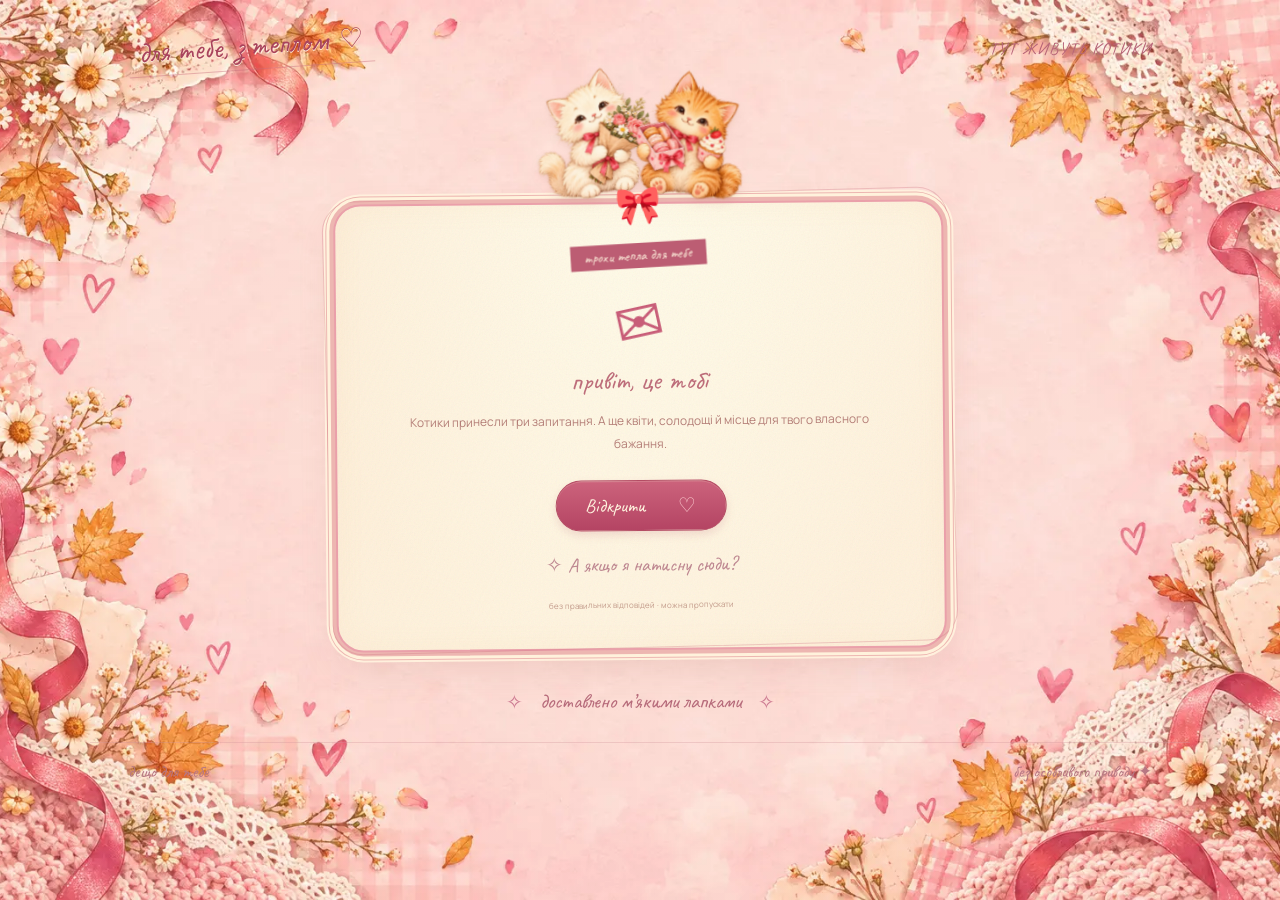
<file: index.html>
<!doctype html>
<html lang="uk">
<head><meta charset="UTF-8"><meta name="viewport" content="width=device-width,initial-scale=1"><meta name="theme-color" content="#f8d3ce"><meta name="robots" content="noindex, nofollow"><meta name="description" content="Кілька запитань про тебе та подарунок на твій вибір."><title>Дещо для тебе</title><link rel="stylesheet" href="style.css?v=mail2"></head>
<body><div class="ambient" aria-hidden="true"><span>🍂</span><span>🍁</span><span>🍂</span><span>🍁</span><span>🍂</span><span>🍁</span></div>
<header><a class="brand" href="./"><span>для тебе, з теплом</span> <i>♡</i></a><span class="tiny">ТУТ ЖИВУТЬ КОТИКИ</span></header>
<main>

<section id="intro" class="screen">
<div class="hero-copy"><div class="cat-crown" aria-hidden="true"><span class="cat-sprite cat-0"></span><span class="cat-sprite cat-1"></span></div><div class="paper-label">трохи тепла для тебе</div><span class="intro-sketch" aria-hidden="true">✉</span><p class="hand">привіт, це тобі</p>
<p class="lead">Котики принесли три запитання. А ще квіти, солодощі й місце для твого власного бажання.</p>
<button class="primary" id="start">Відкрити <span>♡</span></button><button class="mood-button" id="littleJoke" type="button">✧ А якщо я натисну сюди?</button><p class="micro">без правильних відповідей · можна пропускати</p></div>
</section>
<section id="quest" class="screen" hidden><div class="cat-crown" aria-hidden="true"><span class="cat-sprite cat-0"></span><span class="cat-sprite cat-1"></span></div>
<div class="quest-top"><span class="section-tag">КОТЯЧА ПОШТА</span><span id="progressCount">01 / 05</span></div><div class="steps" aria-label="Прогрес"><span></span><span></span><span></span><span></span><span></span></div>
<span class="margin-doodle" aria-hidden="true">♡</span><div id="questionArt" class="question-art" aria-hidden="true">↺</div><p class="hand" id="stepLabel"></p><h1 id="question" tabindex="-1"></h1><p class="lead" id="hint"></p>
<form id="wishForm"><div id="choices" class="choices"></div>
<div id="customWrap" hidden><label for="customAnswer">Місце для твоєї історії <span id="charCount">0 / 1500</span></label><textarea id="customAnswer" maxlength="1500" placeholder="Напиши, як це у тебе…"></textarea></div>
<div id="dreamsWrap" hidden><p class="dreams-note">Кожна мрія — окреме поле. Enter переносить текст на новий рядок.</p><label for="dream1">Мрія 1</label><textarea id="dream1" rows="2" maxlength="500" placeholder="Перша мрія…"></textarea><label for="dream2">Мрія 2</label><textarea id="dream2" rows="2" maxlength="500" placeholder="Друга мрія…"></textarea><label for="dream3">Мрія 3</label><textarea id="dream3" rows="2" maxlength="500" placeholder="Третя мрія…"></textarea></div>
<div id="detailWrap" hidden><label id="detailLabel" for="detail">Маленька підказка для мене</label><textarea id="detail" maxlength="800" placeholder="Які квіти чи солодощі? А може, щось зовсім інше?"></textarea></div>
<div id="messageWrap" hidden><label for="message">Коментар до замовлення?</label><textarea id="message" maxlength="1000" placeholder="Наприклад: тільки не цукерки з лікером. Або будь-яке інше уточнення."></textarea></div>
<div id="summary" class="summary" hidden></div><p id="status" role="status" aria-live="polite"></p><button id="nativeSend" type="button" class="primary native-send" hidden>Відкрити поштову форму й надіслати →</button><button id="backupCopy" type="button" class="back" hidden>Скопіювати відповіді</button>
<div class="actions"><button type="button" class="back" id="back">← Назад</button><button class="primary" id="next" type="submit">Далі <span>→</span></button></div></form>
<p class="micro" id="privacy">Відповіді можна змінити кнопкою «Назад».</p>
</section>
<section id="finish" class="screen" hidden><div class="cat-crown" aria-hidden="true"><span class="cat-sprite cat-0"></span><span class="cat-sprite cat-1"></span></div><div id="finishCat" class="finish-heart cat-sprite cat-0" aria-hidden="true"></div><p class="hand">готово</p><h1>Дякую за відповіді.<br><em>Подарунок обрано.</em></h1><p class="lead" id="finishText"></p><button class="primary" id="copy">Скопіювати відповіді</button><p id="copyStatus" role="status"></p><button class="back" id="restart">Пройти ще раз ↻</button></section>
<div class="bottom-note"><span>✧</span> доставлено м’якими лапками <span>✧</span></div>
</main><div id="effects" aria-hidden="true"></div><div id="toast" class="toast" role="status" aria-live="polite" hidden></div><footer><span>дещо для тебе</span><span>без особливого приводу ✦</span></footer><script src="app.js?v=mail2"></script></body></html>
</file>
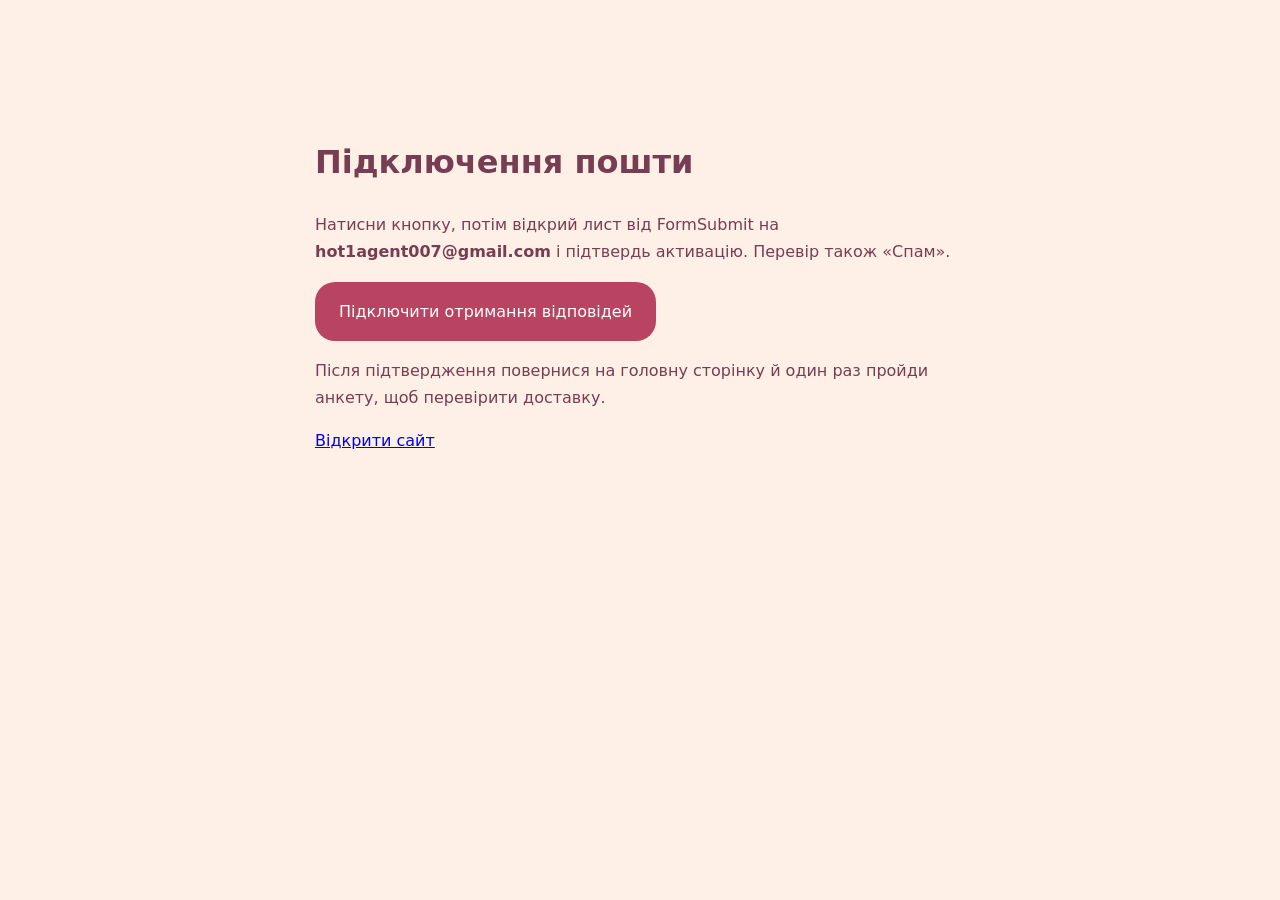
<file: setup.html>
<!doctype html><html lang="uk"><meta charset="utf-8"><meta name="viewport" content="width=device-width,initial-scale=1"><meta name="robots" content="noindex,nofollow"><title>Підключення пошти</title><style>body{font:16px/1.7 system-ui;background:#fff0e7;color:#773d53;max-width:650px;margin:10vh auto;padding:24px}button{background:#b94462;color:#fff;border:0;border-radius:20px;padding:16px 24px;font:inherit;cursor:pointer}</style><h1>Підключення пошти</h1><p>Натисни кнопку, потім відкрий лист від FormSubmit на <b>hot1agent007@gmail.com</b> і підтвердь активацію. Перевір також «Спам».</p><form action="https://formsubmit.co/hot1agent007@gmail.com" method="POST"><input type="hidden" name="_subject" value="Підключення анкети з котиками"><input type="hidden" name="message" value="Технічна перевірка: підключення пошти для анкети з котиками."><button type="submit">Підключити отримання відповідей</button></form><p>Після підтвердження повернися на головну сторінку й один раз пройди анкету, щоб перевірити доставку.</p><a href="./">Відкрити сайт</a></html>
</file>
<file: style.css>
@import url('https://fonts.googleapis.com/css2?family=Caveat:wght@400;500;600&family=Manrope:wght@400;500;600;700&family=Playfair+Display:ital,wght@0,400;0,500;1,400;1,500&display=swap');
:root{--ink:#3e271e;--muted:#8e6e50;--accent:#75232c;--tint:#eddbb8;--paper:#f4e5c5;--border:#d7bd8c}*{box-sizing:border-box}body{margin:0;min-height:100vh;font:14px Manrope,system-ui,sans-serif;color:var(--ink);background:#4b141b url('assets/autumn-scrapbook.png') center/cover fixed}body:before{content:'';position:fixed;inset:0;z-index:-1;background:linear-gradient(90deg,#350b0d05,#350b0d08 50%,#350b0d05);pointer-events:none}button,a,textarea{touch-action:manipulation;-webkit-tap-highlight-color:transparent}button{cursor:pointer;font:inherit}button:disabled{opacity:.4;cursor:not-allowed}button:focus-visible,a:focus-visible,textarea:focus-visible{outline:3px solid #c38c4a;outline-offset:5px}[hidden]{display:none!important}header,footer{max-width:1120px;display:flex;justify-content:space-between;align-items:center;padding:26px 38px;margin:auto;position:relative;z-index:2}.brand{display:flex;align-items:center;gap:12px;text-decoration:none;color:#f0ca8e;font:30px Caveat,cursive;transform:rotate(-4deg);border-bottom:1px solid #d5a66375;padding:0 10px 5px}.brand i{font-style:normal;font-size:27px}.tiny{color:#d4ad83;font:17px Caveat,cursive;letter-spacing:1px}main{width:100%;max-width:850px;padding:24px 35px 18px;margin:auto;text-align:center;position:relative}.screen{position:relative}.hero-copy,#quest,#finish{position:relative;isolation:isolate;background:var(--paper);background-image:url("data:image/svg+xml,%3Csvg xmlns='http://www.w3.org/2000/svg' width='180' height='180'%3E%3Cfilter id='n'%3E%3CfeTurbulence type='fractalNoise' baseFrequency='.73' numOctaves='3' stitchTiles='stitch'/%3E%3C/filter%3E%3Crect width='100%25' height='100%25' opacity='.11' filter='url(%23n)'/%3E%3C/svg%3E"),radial-gradient(ellipse at 50% 15%,#fff3d5,transparent 80%),linear-gradient(115deg,#e1c69755,transparent 30%,#fff2d177 70%,#e3c79655);box-shadow:0 2px 3px #2c080838,0 16px 28px #27070c66,inset 0 0 35px #a9703720;border:1px solid #e1c797;border-radius:3px 9px 3px 6px}.hero-copy:before,#quest:before,#finish:before{content:'';position:absolute;inset:-10px 10px 4px -10px;background:#d6b279;border:1px solid #b68a51;z-index:-2;transform:rotate(-2deg);box-shadow:0 7px 12px #29090c30}.hero-copy:after,#quest:after,#finish:after{content:'';position:absolute;z-index:3;width:145px;height:36px;top:-19px;left:50%;transform:translateX(-50%) rotate(5deg);background-color:#ead4b1e6;background-image:radial-gradient(ellipse at 22% 30%,#872f36b0 0 2px,transparent 3px),radial-gradient(ellipse at 27% 44%,#a15337c9 0 3px,transparent 4px),radial-gradient(ellipse at 18% 53%,#a25136bd 0 2px,transparent 3px),linear-gradient(70deg,transparent 40%,#8b744133 41% 44%,transparent 45%);background-size:33px 25px;box-shadow:0 1px 2px #4b202323;clip-path:polygon(0 7%,98% 0,100% 91%,2% 100%);pointer-events:none}#intro{padding:15px 0 10px}.hero-copy{max-width:600px;min-height:540px;margin:auto;padding:49px 46px 35px;transform:rotate(-1deg)}.paper-label{display:inline-block;background:var(--accent);color:#f4ddbd;padding:5px 13px;font:14px Caveat,cursive;letter-spacing:.4px;transform:rotate(-4deg);margin-bottom:10px}.intro-sketch{display:block;font:70px/.95 Georgia;color:#803637;margin:17px auto 18px;transform:rotate(-12deg);animation:letter-sway 6s ease-in-out infinite}.hand{font:27px/1.3 Caveat,cursive;color:#945039;margin:0 0 12px}h1{font:500 clamp(33px,4.6vw,48px)/1.15 'Playfair Display',Georgia,serif;letter-spacing:-1px;margin:0 auto 20px}h1 em{color:#7c3030;font-weight:400}.lead{font-size:12px;line-height:1.9;color:var(--muted);max-width:470px;margin:0 auto 24px}.primary{position:relative;overflow:hidden;min-height:47px;border-radius:100px;border:1px solid #782e31;background:linear-gradient(#843039,#641c28);color:#f9e6cb;font:18px Caveat,cursive;padding:12px 29px;box-shadow:inset 0 1px 0 #ffffff12,0 4px 8px #63252b28;transition:transform .2s,box-shadow .2s}.primary:hover:not(:disabled){transform:translateY(-2px) rotate(-1deg);box-shadow:0 6px 12px #63252b40}.primary:active:not(:disabled){transform:translateY(1px)}.primary:before{content:'';position:absolute;left:-60px;top:-20%;width:35px;height:140%;background:#ffffff12;transform:rotate(30deg);animation:shine 8s ease-in-out infinite}.primary span{margin-left:28px;font-size:20px}.micro{font-size:8px;line-height:1.8;color:#a0805e;margin:17px auto 0}.mood-button{display:block;border:0;background:none;color:#9e7657;font:20px Caveat,cursive;margin:17px auto 0;padding:4px}.mood-button:hover{color:var(--accent)}.bottom-note{display:flex;align-items:center;justify-content:center;gap:17px;color:#d1a579;font:21px/1.5 Caveat,cursive;margin:26px auto 6px}.bottom-note span{color:#d1a066;font:20px Georgia}footer{color:#cca77d;font:17px Caveat,cursive;padding-top:18px;padding-bottom:20px;border-top:1px solid #cda36922}.quest-top{display:flex;justify-content:space-between;align-items:center;font-size:8px;color:#9d7557;letter-spacing:1px;margin:0 0 13px}.section-tag{background:#75232c;color:#f2d6b0;transform:rotate(-3deg);padding:5px 11px;font:14px Caveat,cursive;letter-spacing:.3px}#progressCount{font-size:9px;font-variant-numeric:tabular-nums}.steps{display:flex;gap:6px;max-width:175px;margin:0 auto 20px}.steps span{height:5px;flex:1;border:1px solid #c5a572;background:#d8bc8b;border-radius:50px;transition:background .3s}.steps span.active{background:#7c2b31;border-color:#7c2b31}#quest{max-width:670px;margin:18px auto 5px;padding:34px 42px 25px;transform:rotate(-.6deg)}#quest h1{font-size:clamp(29px,3.4vw,38px);line-height:1.25;max-width:570px;margin-bottom:16px}#quest .lead{font-size:11px;max-width:490px;margin-bottom:22px}.question-art{margin:0 auto 13px;color:#7d342f;font:40px/1.1 Georgia;transform:rotate(-10deg)}#stepLabel{font-size:23px;margin-bottom:9px}.margin-doodle{position:absolute;right:-24px;top:115px;color:#d5b081;font:50px Caveat,cursive;transform:rotate(18deg)}form{max-width:590px;margin:auto}label{display:flex;justify-content:space-between;gap:14px;color:#8e6b4a;text-align:left;font:18px/1.5 Caveat,cursive;margin:17px 0 8px}#charCount{font:8px/2 Manrope,system-ui,sans-serif;color:#b1936b;white-space:nowrap}textarea{display:block;width:100%;resize:vertical;min-height:148px;padding:17px 18px;color:#5b3927;font:13px/1.95 Manrope,system-ui,sans-serif;border:1px solid #cfb386;border-radius:4px;background-color:#eddbb7;background-image:repeating-linear-gradient(transparent,transparent 26px,#c2a77b33 27px,transparent 28px);background-position:0 16px;box-shadow:inset 0 2px 7px #9a6e3020;transition:border .2s,box-shadow .2s}textarea::placeholder{color:#ad8d63}textarea:focus{outline:none;border-color:#965248;box-shadow:0 0 0 3px #8b3d3420}#detail,#message{min-height:96px}.actions{display:flex;justify-content:space-between;align-items:center;margin-top:20px}.back{border:0;background:transparent;color:#95704e;font:20px Caveat,cursive;padding:9px 0}.back:hover{color:var(--accent)}.choices{display:grid;grid-template-columns:repeat(2,1fr);gap:12px;margin:20px 0 0}.choice{position:relative;min-height:143px;border:1px solid #d1ae7a;border-radius:7px;background:#e9cda0;color:var(--ink);padding:19px 10px 17px;box-shadow:0 2px 4px #92653616;transition:transform .2s,box-shadow .2s,border-color .2s;animation:card-appear .45s ease both}.choice:nth-child(2){background:#e9c5a4;animation-delay:.04s}.choice:nth-child(3){background:#e6d4ad;animation-delay:.08s}.choice:nth-child(4){background:#ead9b8;animation-delay:.12s}.choice:hover{transform:rotate(-2deg) translateY(-3px);box-shadow:0 8px 14px #71412425}.choice.selected{border:1.5px solid #8c3531;background:#e8be88;box-shadow:inset 0 0 0 3px #b47c4230}.choice.selected:before{content:'';position:absolute;inset:6px;border:1.5px solid #8d3a32;border-radius:44% 48% 46% 51%;transform:rotate(-4deg);pointer-events:none}.choice.selected:after{content:'✓';position:absolute;right:9px;top:8px;width:19px;height:19px;border-radius:50%;background:#7a2931;color:#f4dab1;display:grid;place-items:center;font-size:11px}.icon{display:block;font-size:35px;margin-bottom:12px;filter:sepia(.45) saturate(.8);transform:rotate(-5deg)}.choice.selected .icon{animation:stamp .4s ease}.choice strong{display:block;font:600 17px/1.4 Caveat,cursive}.choice small{display:block;font-size:9px;line-height:1.6;color:#9a714d;margin-top:4px}.summary{margin-top:17px;text-align:left;padding:8px 18px;background:#e7cfa377;border:1px solid #d4b783;border-radius:4px}.summary p{margin:0;padding:12px 0;border-bottom:1px dashed #c8a876;overflow-wrap:anywhere}.summary p:last-child{border:0}.summary small{display:block;color:#a07a51;font-size:9px;line-height:1.7;margin-bottom:5px}.summary b{font-weight:500;font-size:12px;line-height:1.9;white-space:pre-wrap}#status,#copyStatus{font-size:10px;line-height:1.8;color:#9a674a}#privacy{font-size:8px;margin-top:17px}#finish{max-width:620px;margin:25px auto 0;padding:25px 37px 35px;transform:rotate(.5deg)}.finish-heart{width:82px;height:82px;border:3px double #a35545;border-radius:44% 48% 45% 49%;display:grid;place-items:center;margin:10px auto 18px;font:44px Georgia;color:#f0c793;background:radial-gradient(circle at 35% 25%,#a5453a,#6b2027 75%);box-shadow:inset 0 0 0 4px #6c202633,0 4px 8px #55212130}#finish h1{font-size:clamp(32px,4vw,43px)}#restart{display:block;margin:16px auto 0}.ambient{position:fixed;inset:0;overflow:hidden;pointer-events:none;z-index:0}.ambient span{position:absolute;top:-80px;left:8%;font-size:27px;opacity:0;filter:sepia(.3);animation:leaf-fall 24s linear infinite}.ambient span:nth-child(2){left:88%;animation-delay:-5s;font-size:31px}.ambient span:nth-child(3){left:3%;animation-delay:-13s;font-size:21px}.ambient span:nth-child(4){left:96%;animation-delay:-19s;font-size:25px}.ambient span:nth-child(5){left:20%;animation-delay:-9s;font-size:19px}.ambient span:nth-child(6){left:79%;animation-delay:-16s;font-size:18px}.toast{position:fixed;z-index:50;bottom:25px;left:50%;transform:translateX(-50%) rotate(-1deg);width:max-content;max-width:calc(100vw - 36px);padding:14px 24px;background:#efdbb5;border:1px solid #d0ae78;color:#885139;font:21px/1.5 Caveat,cursive;text-align:center;box-shadow:0 6px 25px #25060850;pointer-events:none}#effects{position:fixed;inset:0;overflow:hidden;pointer-events:none;z-index:40}.particle{position:absolute;line-height:1;pointer-events:none}.click-ring{position:fixed;width:12px;height:12px;margin:-6px;border:2px solid #c48b51;border-radius:50%;pointer-events:none}.cursor-star{position:fixed;pointer-events:none;color:#e7b973;font:14px Georgia}.screen:not([hidden]){animation:paper-arrive .65s ease both}@keyframes paper-arrive{from{opacity:0;translate:0 14px}to{opacity:1;translate:0 0}}@keyframes letter-sway{50%{transform:rotate(-6deg) translateY(-4px)}}@keyframes shine{0%,80%{left:-60px}100%{left:120%}}@keyframes leaf-fall{0%{opacity:0;transform:translate(0,-20px) rotate(0)}10%{opacity:.65}45%{transform:translate(35px,50vh) rotate(150deg)}90%{opacity:.5}100%{opacity:0;transform:translate(-30px,110vh) rotate(300deg)}}@keyframes card-appear{from{opacity:0;translate:0 8px}to{opacity:1;translate:0 0}}@keyframes stamp{50%{transform:rotate(7deg) scale(1.12)}}@media(min-width:1550px){body{background-size:100% auto}}@media(max-width:800px){header,footer{padding-left:27px;padding-right:27px}main{padding:22px 30px}.tiny{font-size:14px}#quest{padding:31px 32px 24px}.hero-copy{padding:43px 35px 30px}.margin-doodle{right:-18px;font-size:37px}}@media(max-width:600px){body{background-size:auto 100vh;background-position:44% center}header{padding:21px 20px 16px}.brand{font-size:24px;gap:7px;padding-left:0}.brand i{font-size:22px}.tiny{max-width:94px;font-size:13px;line-height:1.2;text-align:right;letter-spacing:.5px}main{padding:20px 23px 10px}.hero-copy{padding:39px 24px 29px;min-height:0}.hero-copy:before,#quest:before,#finish:before{inset:-6px 8px 4px -7px;transform:rotate(-1.4deg)}.hero-copy:after,#quest:after,#finish:after{width:121px;height:30px;top:-15px}.paper-label{font-size:13px}.intro-sketch{font-size:56px;margin:15px auto}.hand{font-size:24px}h1{font-size:35px;letter-spacing:-.9px}.lead{font-size:11px;line-height:1.9}.primary{min-height:44px;font-size:18px;padding:11px 26px}.mood-button{font-size:19px}.micro{font-size:7px}#quest{padding:27px 22px 22px;margin-top:12px}#quest h1{font-size:28px;line-height:1.22}#quest .lead{font-size:10px}.question-art{font-size:33px}#stepLabel{font-size:22px}.section-tag{font-size:12px;padding:4px 8px}#progressCount{font-size:8px}.quest-top{gap:12px}.margin-doodle{right:-14px;top:95px;font-size:29px}.steps{max-width:125px;margin-bottom:17px}.choices{gap:10px}.choice{min-height:135px;padding:19px 8px 15px}.icon{font-size:29px;margin-bottom:10px}.choice strong{font-size:17px}.choice small{font-size:8px}.choice.selected:before{inset:5px}.choice.selected:after{width:17px;height:17px;right:6px;top:6px;font-size:10px}textarea{min-height:151px;font-size:12px;padding:15px;line-height:1.9}label{font-size:17px}.summary{padding:5px 13px}.summary b{font-size:11px}.summary small{font-size:8px}#finish{padding:27px 21px}#finish h1{font-size:32px}.bottom-note{font-size:18px;gap:10px;margin-top:22px}.bottom-note span{font-size:16px}footer{padding:18px 23px;font-size:14px}.toast{font-size:19px}.ambient span:nth-child(5),.ambient span:nth-child(6){display:none}}@media(prefers-reduced-motion:reduce){*,*:before,*:after{animation:none!important;transition:none!important;scroll-behavior:auto!important}.ambient{display:none}}
/* The backing sheet only peeks beyond the front paper. */
.hero-copy:before,#quest:before,#finish:before{inset:0;background:transparent;border:0;box-shadow:-8px -7px 0 #d6b279;transform:rotate(-1.5deg)}

/* Blush stationery with watercolor kitten couriers. */
:root{--ink:#753846;--muted:#b07676;--accent:#b94462;--tint:#f9d9d7;--paper:#fff4de;--border:#edb0ae}body{background:#f8d3ce url('assets/kitty-scrapbook.webp') center/cover fixed}body:before{background:linear-gradient(#fff0e00a,#eec1bd0a)}header,footer{max-width:1100px}.brand{color:#a9435c;border-bottom-color:#c66d7d70;text-shadow:0 1px 0 #ffeedc}.tiny{color:#b76578;font-size:17px}main{max-width:850px;padding-top:91px}.hero-copy,#quest,#finish{background-color:#fff3dd;background-image:url("data:image/svg+xml,%3Csvg xmlns='http://www.w3.org/2000/svg' width='180' height='180'%3E%3Cfilter id='n'%3E%3CfeTurbulence type='fractalNoise' baseFrequency='.73' numOctaves='3' stitchTiles='stitch'/%3E%3C/filter%3E%3Crect width='100%25' height='100%25' opacity='.075' filter='url(%23n)'/%3E%3C/svg%3E"),radial-gradient(ellipse at 50% 0,#fffbe8,transparent 80%),linear-gradient(115deg,#fbd9c333,transparent 45%,#ffe9d644);border:2px solid #eaa0aa;border-radius:27px;outline:3px solid #fff2dc;outline-offset:4px;box-shadow:0 0 0 8px #edb6b1,0 0 0 10px #fff0dd,0 15px 35px #b16d6630,inset 0 0 30px #dca46b12}.hero-copy:before,#quest:before,#finish:before{inset:-10px -10px 0;box-shadow:none;background:transparent;border:1px solid #ce708052;border-radius:31px;transform:rotate(-1deg)}.hero-copy:after,#quest:after,#finish:after{content:'🎀';width:auto;height:auto;background:none;box-shadow:none;clip-path:none;top:-25px;left:50%;transform:translateX(-50%) rotate(-4deg);font-size:37px;z-index:5}.hero-copy{max-width:610px;padding-top:39px;transform:rotate(-.5deg)}#quest{margin-top:19px;transform:rotate(-.4deg);padding-top:29px}#finish{margin-top:20px;transform:rotate(.5deg)}.cat-crown{position:absolute;width:244px;left:50%;top:-133px;transform:translateX(-50%);display:flex;align-items:flex-end;justify-content:center;gap:0;pointer-events:none;z-index:4}.cat-sprite{display:block;background-image:url('assets/kitten-couriers.webp');background-repeat:no-repeat;background-size:200% 200%;aspect-ratio:1;width:132px;height:auto;filter:drop-shadow(0 5px 4px #a96c5720);flex-shrink:0}.cat-0{background-position:0 0}.cat-1{background-position:100% 0}.cat-2{background-position:0 100%}.cat-3{background-position:100% 100%}.cat-crown .cat-sprite:first-child{transform:rotate(-9deg) translateX(14px);animation:kitty-left 7s ease-in-out infinite}.cat-crown .cat-sprite:last-child{transform:rotate(8deg) translateX(-14px);animation:kitty-right 7s ease-in-out infinite}.paper-label{background:#bc5d73;color:#fff2de;transform:rotate(-3deg);padding:4px 14px}.intro-sketch{font-size:58px;color:#c85d78;margin:18px auto 12px}.hand{color:#bd6d7a}h1 em{color:#b94462}.lead{color:#b47e77}.primary{background:linear-gradient(#cc637c,#b44463);border-color:#b44c64;color:#fff4df;font-size:19px;box-shadow:inset 0 1px 0 #fff3d92b,0 4px 8px #b9637630}.primary:hover:not(:disabled){box-shadow:0 7px 12px #b9637638}.primary span{color:#ffd1d4}.micro{color:#c29a8a}.mood-button{color:#bd8690}.mood-button:hover{color:#b94462}.section-tag{background:#f4ccca;color:#b24d68;padding:4px 12px}.quest-top{color:#bd8c82}#progressCount{color:#ba7b87}.steps span{width:9px;height:9px;flex:none;background:#f8d4d3;border-color:#e9b3b7}.steps span.active{background:#bc4e6b;border-color:#bc4e6b}.steps{justify-content:center;gap:8px;margin-bottom:17px}.question-art{color:#b85470;font-size:34px}.margin-doodle{color:#d66d85;right:-22px;font-size:40px}label{color:#bb7a80}#charCount{color:#ceaaa0}textarea{background-color:#fff0d9;background-image:repeating-linear-gradient(transparent,transparent 26px,#e1b6a238 27px,transparent 28px);border-color:#edc5b6;border-radius:10px;color:#895b51;box-shadow:inset 0 2px 8px #dab79e15}textarea::placeholder{color:#c2a18d}textarea:focus{border-color:#cd7d94;box-shadow:0 0 0 3px #edc1cd55}.back{color:#ba8d85}.back:hover{color:#b94462}.choices{gap:13px}.choice,.choice:nth-child(2),.choice:nth-child(3),.choice:nth-child(4){min-height:194px;padding:8px 13px 17px;background:#fff0d8;border-color:#edc5b5;border-radius:14px;box-shadow:0 3px 8px #b2866f0b}.choice:nth-child(2){background:#ffe9d8}.choice:nth-child(3){background:#fbe0d4}.choice:nth-child(4){background:#fff0df}.choice.selected{background:#f9d3d4;border-color:#c95d79;box-shadow:inset 0 0 0 3px #e8a1ae22}.choice.selected:before{border-color:#cc5c7b;inset:6px;border-radius:41% 49% 43% 51%;opacity:.8}.choice.selected:after{background:#bb4865;color:#fff2dc;right:10px;top:10px}.choice:hover{box-shadow:0 8px 15px #bf7f7b20}.choice .icon{width:130px;height:130px;aspect-ratio:1;margin:-3px auto 1px;filter:drop-shadow(0 4px 4px #d2a18222);transform:none}.choice strong{font:600 19px Caveat,cursive;color:#9e4c61}.choice small{color:#bd8c80;font-size:9px}.summary{background:#fff0db;border-color:#e9c6b1;border-radius:10px}.summary p{border-color:#e9c4b4}.summary small{color:#bf8d80}.summary b{color:#8b5d52}#status,#copyStatus{color:#b67d78}.finish-heart.cat-sprite{width:180px;height:180px;background-color:transparent;border:0;border-radius:0;margin:0 auto 14px;box-shadow:none;font-size:0}.toast{background:#fff2de;border:1px solid #efbec2;border-radius:13px;color:#bc637b;box-shadow:0 6px 25px #c0888533}.click-ring{border-color:#e194a6}.cursor-star{color:#d77c95}.bottom-note{color:#b66a7a}.bottom-note span{color:#cb7890}footer{color:#b77783;border-color:#d3959c55}.ambient span{opacity:.55;filter:saturate(.6)}.ambient span:nth-child(even){font-size:23px}#finish .hand{color:#be7684}@keyframes kitty-left{50%{transform:rotate(-6deg) translate(14px,-4px)}}@keyframes kitty-right{50%{transform:rotate(5deg) translate(-14px,-4px)}}@media(max-width:600px){body{background-size:auto 100vh;background-position:50% center}main{padding-top:76px}.brand{font-size:24px}.tiny{font-size:14px}.cat-crown{width:202px;top:-109px}.cat-crown .cat-sprite{width:110px}.hero-copy,#quest,#finish{border-radius:22px;outline-offset:3px;box-shadow:0 0 0 6px #edb6b1,0 0 0 8px #fff0dd,0 12px 28px #b16d6625}.hero-copy:before,#quest:before,#finish:before{inset:-8px -8px 0;border-radius:26px}.hero-copy:after,#quest:after,#finish:after{top:-22px;font-size:32px}.hero-copy{padding-top:34px}.paper-label{font-size:12px}.intro-sketch{font-size:48px}.section-tag{font-size:12px}#quest{padding-top:28px}#quest h1{font-size:27px}.choices{gap:10px}.choice,.choice:nth-child(2),.choice:nth-child(3),.choice:nth-child(4){min-height:173px;padding:7px 7px 15px}.choice .icon{width:108px;height:108px}.choice strong{font-size:18px}.choice small{font-size:8px}.finish-heart.cat-sprite{width:160px;height:160px}.margin-doodle{right:-17px;font-size:32px}}@media(prefers-reduced-motion:reduce){.cat-crown .cat-sprite{animation:none!important}}

.hero-copy{min-height:0;padding-bottom:36px}

#dreamsWrap textarea{min-height:85px;white-space:pre-wrap;line-height:1.8}#dreamsWrap label{margin:16px 0 7px}.dreams-note{font-size:10px;line-height:1.8;color:#b47e77;text-align:left}.native-send{display:block;margin:17px auto 8px;font-size:17px;max-width:100%;white-space:normal}.summary b,#copyStatus{white-space:pre-wrap}
</file>
